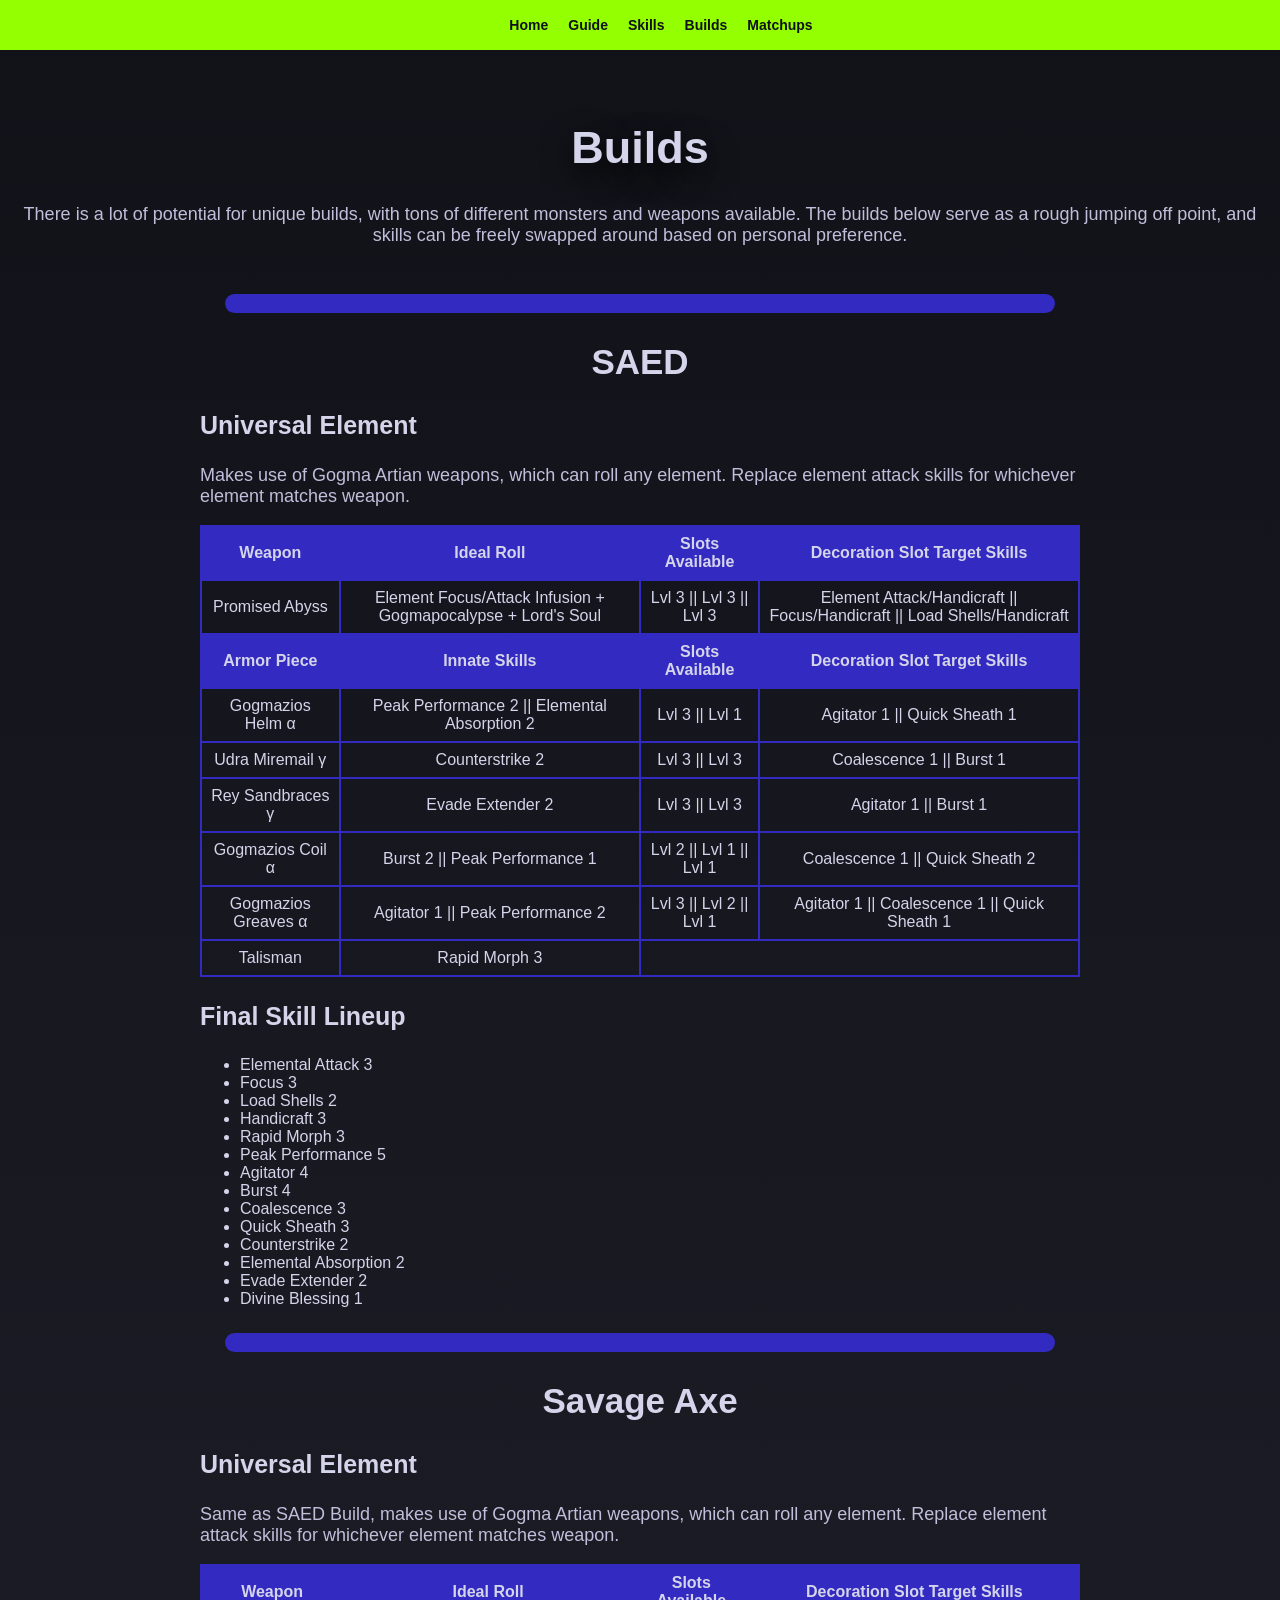
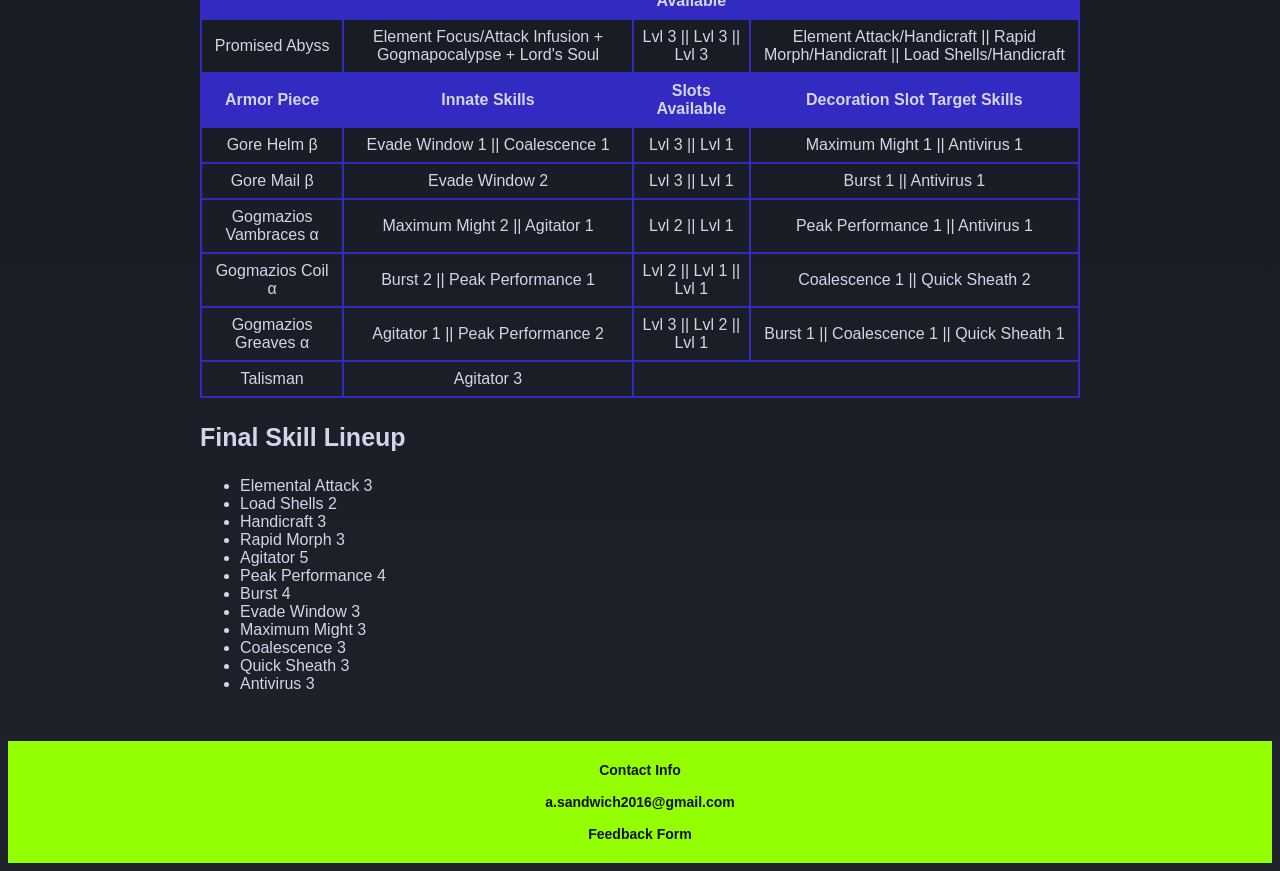
<file: builds.html>
<head>
    <!-- Google tag (gtag.js) -->
<script async src="https://www.googletagmanager.com/gtag/js?id=G-5R193R6G66"></script>
<script>
  window.dataLayer = window.dataLayer || [];
  function gtag(){dataLayer.push(arguments);}
  gtag('js', new Date());

  gtag('config', 'G-5R193R6G66');
</script>

    <title>Charge Blade Introductory Guide || Builds</title>
    <link rel="stylesheet" href="style.css">
    <meta name="viewport" content="width=device-width, initial-scale=1.0">
    <meta name="description" content="Monster Hunter Wilds Charge Blade basic buildcrafting guide, a few helpful recommended equipment setups.">
</head>

<body>
    <nav>
          <ul>
            <a href="index.html">Home</a>
            <a href="guide.html">Guide</a>
            <a href="skills.html">Skills</a>
            <a href="builds.html">Builds</a>
            <a href="matchups.html">Matchups</a>
           </li>
    </nav>

    <div class ="content">
    <h1><strong>Builds</strong></h1>

    <p class = "mainp">
        There is a lot of potential for unique builds, with tons of different monsters and weapons available.
        The builds below serve as a rough jumping off point, and skills can be freely swapped around based on personal
        preference.

    </p>

    <main>

    <div class = "divider" id="fulldivider"></div>

    <h2><strong>SAED</strong></h2>

    <h3>Universal Element</h3>
    <p>
        Makes use of Gogma Artian weapons, which can roll any element. Replace element attack
        skills for whichever element matches weapon.
    </p>
    <table>

        <tr> 
            <th>Weapon</th>
            <th>Ideal Roll</th>
            <th>Slots Available</th>
            <th>Decoration Slot Target Skills</th>  
        </tr>

        <tr>  
            <td>Promised Abyss</td>  
            <td class="text">Element Focus/Attack Infusion + Gogmapocalypse + Lord's Soul</td>
            <td class="text">Lvl 3 || Lvl 3 || Lvl 3</td>
            <td class="text">
                    Element Attack/Handicraft || Focus/Handicraft || Load Shells/Handicraft
                
            </td>
        </tr>

        <tr> 
            <th>Armor Piece</th>
            <th>Innate Skills</th>
            <th>Slots Available</th>
            <th>Decoration Slot Target Skills</th>  
        </tr>

        <tr>  
            <td>Gogmazios Helm α</td>  
            <td class="text">Peak Performance 2 || Elemental Absorption 2</td>
            <td class="text">Lvl 3 || Lvl 1</td>
            <td class="text">Agitator 1 || Quick Sheath 1</td>
        </tr>

        <tr>  
            <td>Udra Miremail γ</td>  
            <td class="text">Counterstrike 2</td>
            <td class="text">Lvl 3 || Lvl 3</td>
            <td class="text">Coalescence 1 || Burst 1</td>
        </tr>

        <tr>  
            <td>Rey Sandbraces γ</td>  
            <td class="text">Evade Extender 2</td>
            <td class="text">Lvl 3 || Lvl 3</td>
            <td class="text">Agitator 1 || Burst 1</td>
        </tr>

        <tr>  
            <td>Gogmazios Coil α</td>  
            <td class="text">Burst 2 || Peak Performance 1</td>
            <td class="text">Lvl 2 || Lvl 1 || Lvl 1</td>
            <td class="text">Coalescence 1 || Quick Sheath 2</td>
        </tr>

        <tr>  
            <td>Gogmazios Greaves α</td>  
            <td class="text">Agitator 1 || Peak Performance 2</td>
            <td class="text">Lvl 3 || Lvl 2 || Lvl 1</td>
            <td class="text">Agitator 1 || Coalescence 1 || Quick Sheath 1</td>
        </tr>

        <tr>  
            <td>Talisman</td>  
            <td class="text">Rapid Morph 3</td>
            
        </tr>
    </table>

    <h3>Final Skill Lineup</h3>
    <ul>
        <li>Elemental Attack 3</li>
        <li>Focus 3</li>
        <li>Load Shells 2</li>
        <li>Handicraft 3</li>
        <li>Rapid Morph 3</li>
        <li>Peak Performance 5</li>
        <li>Agitator 4</li>
        <li>Burst 4</li>
        <li>Coalescence 3</li>
        <li>Quick Sheath 3</li>
        <li>Counterstrike 2</li>
        <li>Elemental Absorption 2</li>
        <li>Evade Extender 2</li>
        <li>Divine Blessing 1</li>
    </ul>

    <div class = "divider" id="fulldivider"></div>

    <h2><strong>Savage Axe</strong></h2>

    <h3>Universal Element</h3>
    <p>
        Same as SAED Build, makes use of Gogma Artian weapons, which can roll any element. Replace element attack
        skills for whichever element matches weapon.
    </p>
    <table>

        <tr> 
            <th>Weapon</th>
            <th>Ideal Roll</th>
            <th>Slots Available</th>
            <th>Decoration Slot Target Skills</th>  
        </tr>

        <tr>  
            <td>Promised Abyss</td>  
            <td class="text">Element Focus/Attack Infusion + Gogmapocalypse + Lord's Soul</td>
            <td class="text">Lvl 3 || Lvl 3 || Lvl 3</td>
            <td class="text">
                    Element Attack/Handicraft || Rapid Morph/Handicraft || Load Shells/Handicraft
                
            </td>
        </tr>

        <tr> 
            <th>Armor Piece</th>
            <th>Innate Skills</th>
            <th>Slots Available</th>
            <th>Decoration Slot Target Skills</th>  
        </tr>

        <tr>  
            <td>Gore Helm β</td>  
            <td class="text">Evade Window 1 || Coalescence 1</td>
            <td class="text">Lvl 3 || Lvl 1</td>
            <td class="text">Maximum Might 1 || Antivirus 1</td>
        </tr>

        <tr>  
            <td>Gore Mail β</td>  
            <td class="text">Evade Window 2</td>
            <td class="text">Lvl 3 || Lvl 1</td>
            <td class="text">Burst 1 || Antivirus 1</td>
        </tr>

        <tr>  
            <td>Gogmazios Vambraces α</td>  
            <td class="text">Maximum Might 2 || Agitator 1</td>
            <td class="text">Lvl 2 || Lvl 1</td>
            <td class="text">Peak Performance 1 || Antivirus 1</td>
        </tr>

        <tr>  
            <td>Gogmazios Coil α</td>  
            <td class="text">Burst 2 || Peak Performance 1</td>
            <td class="text">Lvl 2 || Lvl 1 || Lvl 1</td>
            <td class="text">Coalescence 1 || Quick Sheath 2</td>
        </tr>

        <tr>  
            <td>Gogmazios Greaves α</td>  
            <td class="text">Agitator 1 || Peak Performance 2</td>
            <td class="text">Lvl 3 || Lvl 2 || Lvl 1</td>
            <td class="text">Burst 1 || Coalescence 1 || Quick Sheath 1</td>
        </tr>

        <tr>  
            <td>Talisman</td>  
            <td class="text">Agitator 3</td>
            
        </tr>
    </table>

    <h3>Final Skill Lineup</h3>
    <ul>
        <li>Elemental Attack 3</li>
        <li>Load Shells 2</li>
        <li>Handicraft 3</li>
        <li>Rapid Morph 3</li>
        <li>Agitator 5</li>
        <li>Peak Performance 4</li>
        <li>Burst 4</li>
        <li>Evade Window 3</li>
        <li>Maximum Might 3</li>
        <li>Coalescence 3</li>
        <li>Quick Sheath 3</li>
        <li>Antivirus 3</li>
    </ul>







    </main>
    </div>


    <footer>
            Contact Info<br><br>
            <a href="mailto:a.sandwich2016@gmail.com">a.sandwich2016@gmail.com</a><br><br>
            <a href="feedback.html">Feedback Form</a>
    </footer>

</body>
</file>
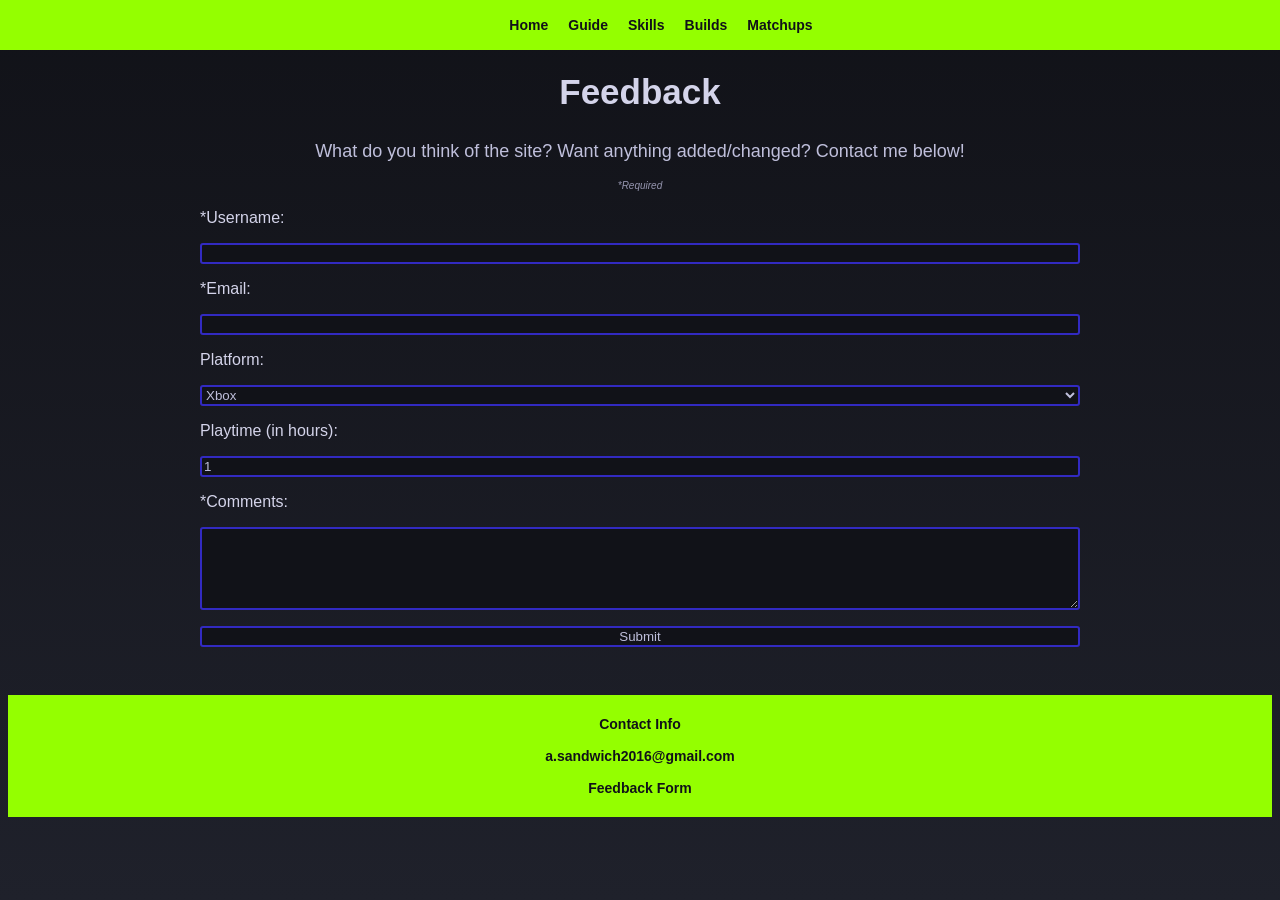
<file: feedback.html>
<head>
    <!-- Google tag (gtag.js) -->
<script async src="https://www.googletagmanager.com/gtag/js?id=G-5R193R6G66"></script>
<script>
  window.dataLayer = window.dataLayer || [];
  function gtag(){dataLayer.push(arguments);}
  gtag('js', new Date());

  gtag('config', 'G-5R193R6G66');
</script>

    <title>Charge Blade Introductory Guide || Feedback</title>
    <link rel="stylesheet" href="style.css">
    <meta name="viewport" content="width=device-width, initial-scale=1.0">
    <meta name="description" content="Introductory guide to Monster Hunter Wilds Charge Blade feedback form, contact author about any feedback">

</head>

<body>
    <nav>
          <ul>
            <a href="index.html">Home</a>
            <a href="guide.html">Guide</a>
            <a href="skills.html">Skills</a>
            <a href="builds.html">Builds</a>
            <a href="matchups.html">Matchups</a>
           </li>
    </nav>

    <div class ="content">
        <main>

        <h2><strong>Feedback</strong></h2>

        <p class = "mainp">
            What do you think of the site? Want anything added/changed? Contact me below!

            <div class = "subtext">
                *Required
            </div>
        </p>

        

    <form action=# method="POST">

    <label for="username">*Username:</label>
    <input type="text" id="username" name="username" required>

    <label for="email">*Email:</label>
    <input type="text" id="email" name="email" required>

    <label for="platform">Platform:</label>
    <select name="platform" id="platform">
        <option value="PlayStation">PlayStation</option>
        <option value="Steam">Steam</option>
        <option value="Xbox" selected>Xbox</option>
        <option value="Other">Other</option>
    </select>


    <label for="hours">Playtime (in hours):</label>
    <input type="number" min="0" max="99999" step="1" value="1" id="hours" name="hours">

    <label for="comments">*Comments:</label>
    <textarea id="comments" name="comments" rows="5" cols="30" reqired></textarea>

    <input type="submit" value="Submit">

    </form>

    

    </main>


    </div>

    <footer>
            Contact Info<br><br>
            <a href="mailto:a.sandwich2016@gmail.com">a.sandwich2016@gmail.com</a><br><br>
            <a href="feedback.html">Feedback Form</a>
    </footer>
</body>
</file>
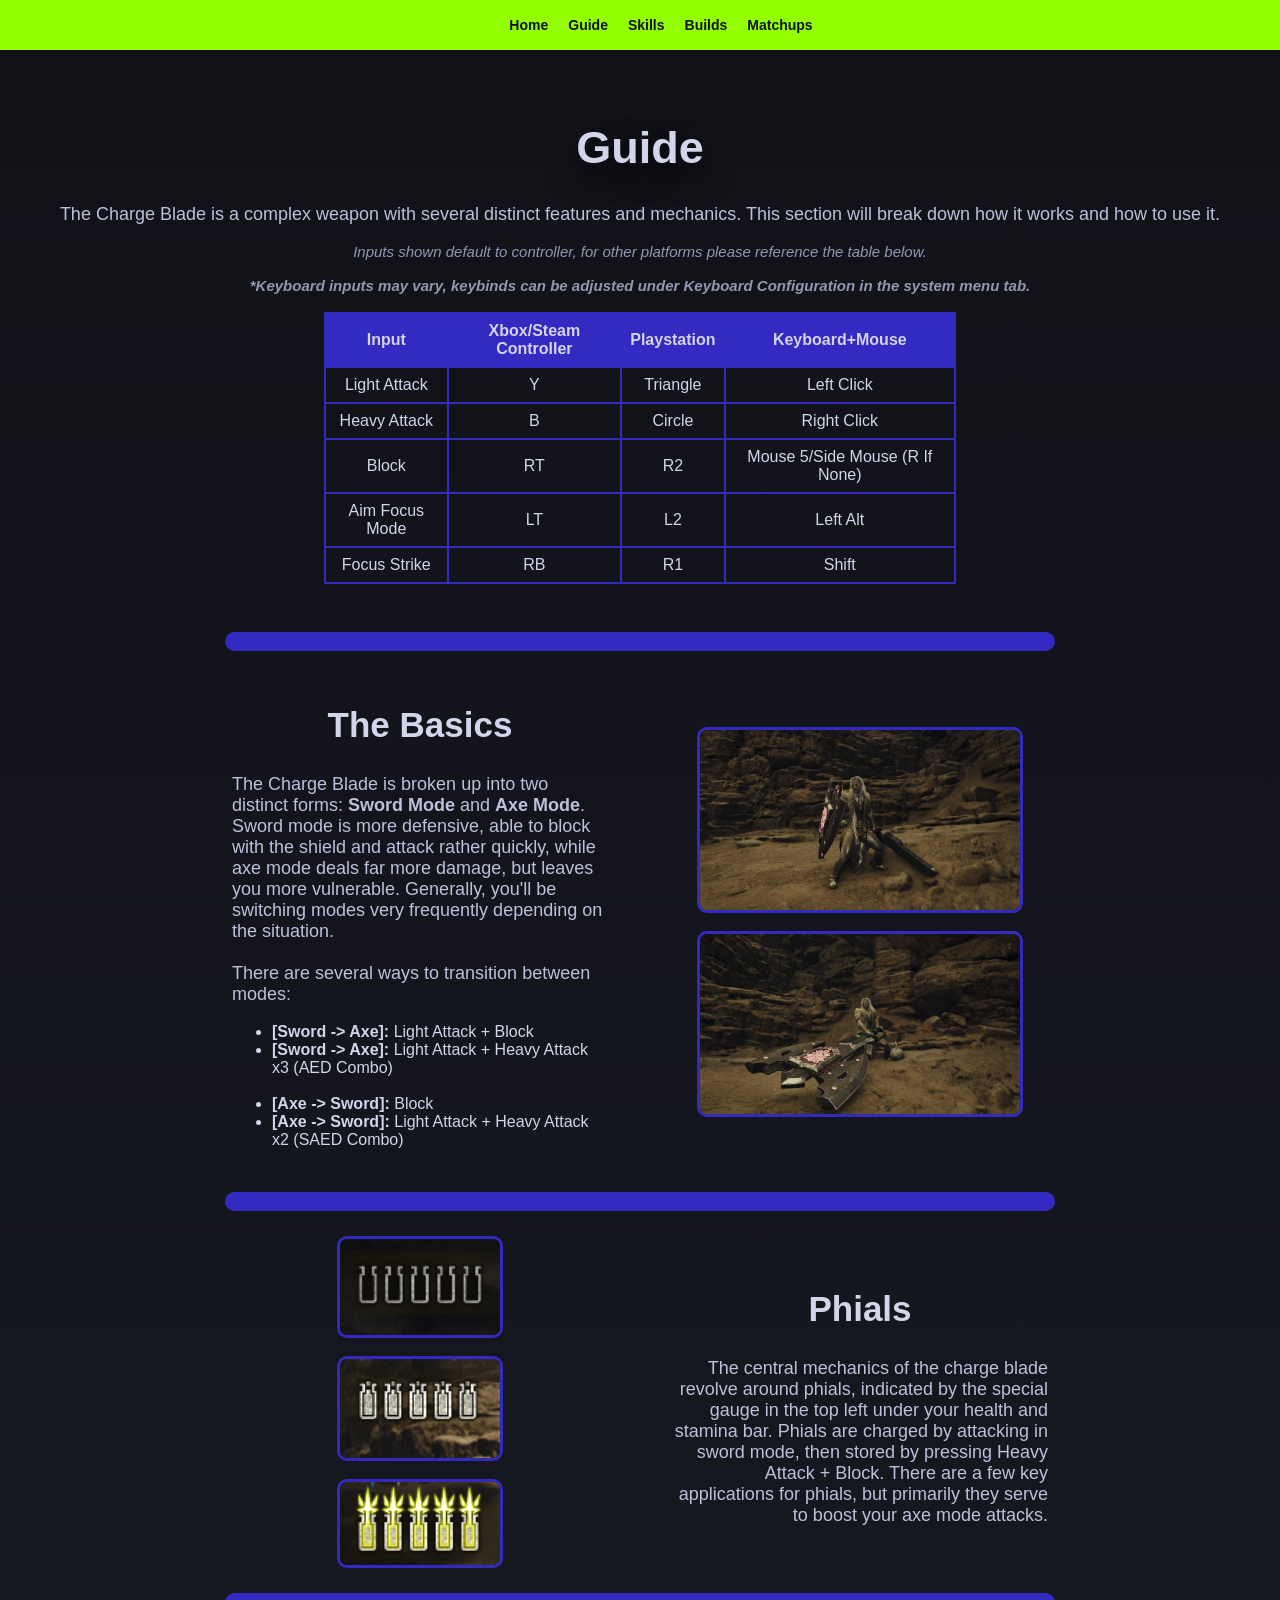
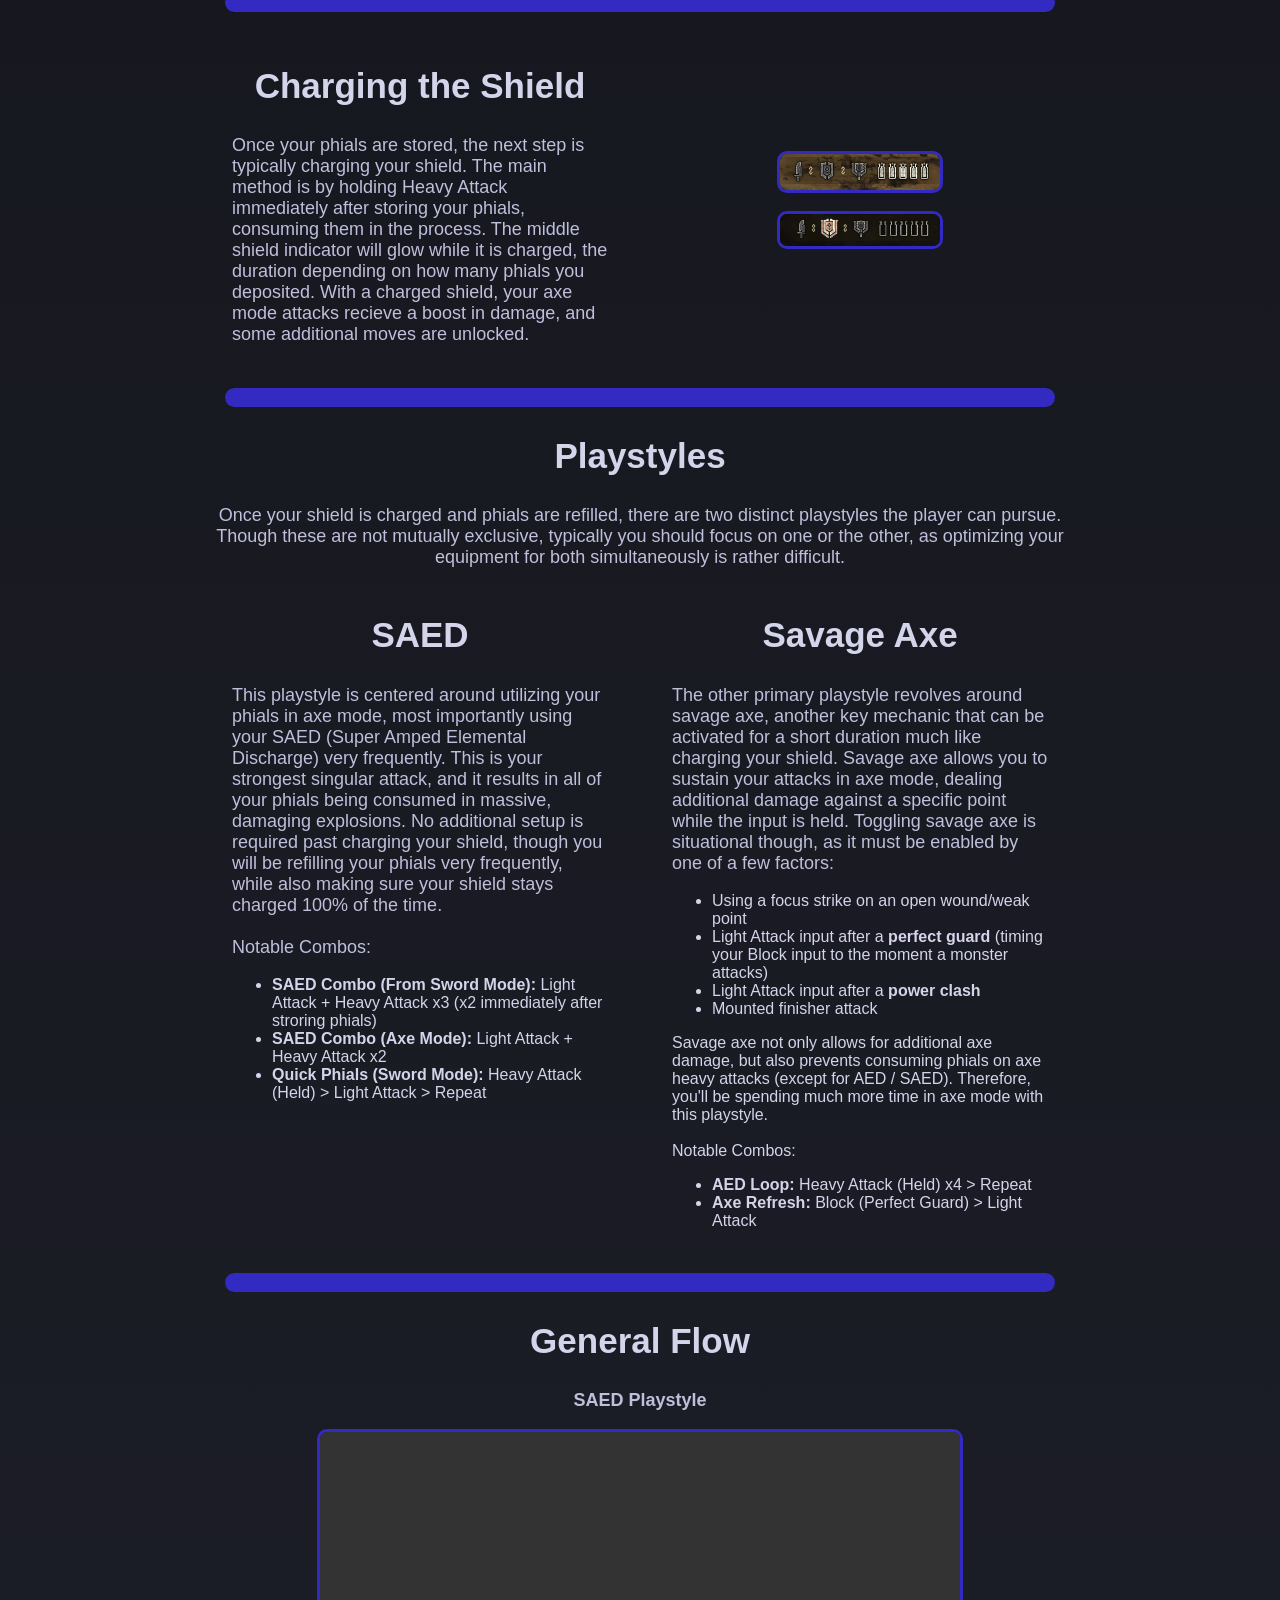
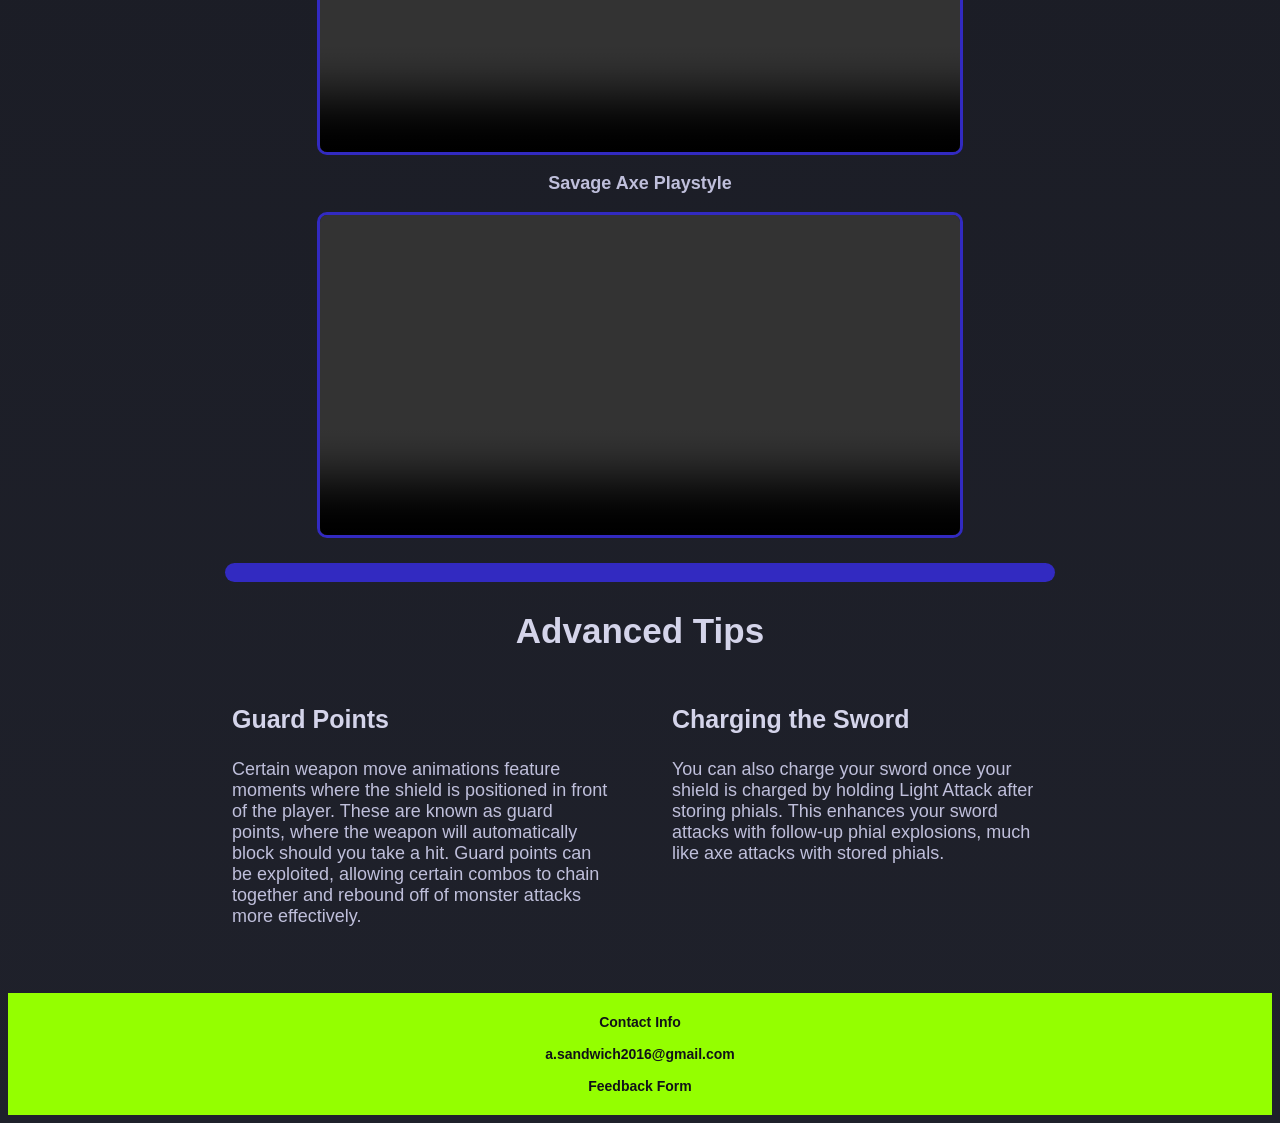
<file: guide.html>
<head>
    <!-- Google tag (gtag.js) -->
<script async src="https://www.googletagmanager.com/gtag/js?id=G-5R193R6G66"></script>
<script>
  window.dataLayer = window.dataLayer || [];
  function gtag(){dataLayer.push(arguments);}
  gtag('js', new Date());

  gtag('config', 'G-5R193R6G66');
</script>

    <title>Charge Blade Introductory Guide || Guide</title>
    <link rel="stylesheet" href="style.css">
    <meta name="viewport" content="width=device-width, initial-scale=1.0">
    <meta name="description" content="Monster Hunter Wilds charge blade usage guide, basic walkthrough for new players.">
</head>

<body>
    <nav>
          <ul>
            <a href="index.html">Home</a>
            <a href="guide.html">Guide</a>
            <a href="skills.html">Skills</a>
            <a href="builds.html">Builds</a>
            <a href="matchups.html">Matchups</a>
           </li>
    </nav>

    <div class ="content">
    
    <h1><strong>Guide</strong></h1>

        <p class = "mainp">
            The Charge Blade is a complex weapon with several distinct features and mechanics.
            This section will break down how it works and how to use it.
            <div class = "psub">Inputs shown default to controller, for other platforms please reference the table below.<br><br><strong>*Keyboard inputs may vary, keybinds can be adjusted under Keyboard Configuration in the system menu tab.</strong></div>
            <br>
            <table class = "refTable">

                <tr> 
                    <th>Input</th>  
                    <th>Xbox/Steam Controller</th>  
                    <th>Playstation</th>
                    <th>Keyboard+Mouse</th>    
                </tr>

                <tr> 
                    <td>Light Attack</td>
                    <td>Y</td>
                    <td>Triangle</td>
                    <td>Left Click</td>
                </tr>

                <tr> 
                    <td>Heavy Attack</td>
                    <td>B</td>
                    <td>Circle</td>
                    <td>Right Click</td>
                </tr>

                <tr>
                    <td>Block</td>
                    <td>RT</td>
                    <td>R2</td>
                    <td>Mouse 5/Side Mouse (R If None)</td>
                </tr>

                <tr>
                    <td>Aim Focus Mode</td>
                    <td>LT</td>
                    <td>L2</td>
                    <td>Left Alt</td>
                </tr>

                <tr>
                    <td>Focus Strike</td>
                    <td>RB</td>
                    <td>R1</td>
                    <td>Shift</td>
                </tr>

            </table>

        </p>

        
    
        
    
    <main>

        <div class = "divider" id="fulldivider"></div>


        <div class = "guidesec">
            
            <section>
            <h2><strong>The Basics</strong></h2>

            <p class = "guidep1">
                The Charge Blade is broken up into two distinct forms: <strong>Sword Mode</strong> and <strong>Axe Mode</strong>.
                Sword mode is more defensive, able to block with the shield and attack rather quickly, while axe mode deals far more damage, 
                but leaves you more vulnerable. Generally, you'll be switching modes very frequently depending on the situation. <br><br>
                There are several ways to transition between modes:
                <ul>
                    <li><strong>[Sword -> Axe]:</strong> Light Attack + Block</li>
                    <li><strong>[Sword -> Axe]:</strong> Light Attack + Heavy Attack x3 (AED Combo)</li>
                    <br>
                    <li><strong>[Axe -> Sword]:</strong> Block</li>
                    <li><strong>[Axe -> Sword]:</strong> Light Attack + Heavy Attack x2 (SAED Combo)</li>
                </ul>
            </p>
            </section>

            <section>
            <img src="swordmode.jpg" class = "guideimg">
            <br>
            <img src="axemode.jpg" class = "guideimg">
            </section>


        </div>

        <div class = "divider" id="fulldivider"></div>
            
        <div class = "guidesec">
            
            <section>
            <img src="phialsempty.png" class = "guideimgsmall"><br>
            <img src="phialsfull.png" class = "guideimgsmall"><br>
            <img src="phialsovercharge.png" class = "guideimgsmall">
            </section>


            <section>
            <h2><strong>Phials</strong></h2>

            <p class = "guidep2">
                The central mechanics of the charge blade revolve around phials, indicated by the special gauge in the top left under your health and stamina bar.
                Phials are charged by attacking in sword mode, then stored by pressing Heavy Attack + Block. There are a few key applications for phials, but primarily they serve to boost your axe mode attacks.
                
            </p>
            </section>

        </div>

        <div class = "divider" id="fulldivider"></div>

        <div class = "guidesec">
            
            <section>
            <h2><strong>Charging the Shield</strong></h2>

            <p class = "guidep1">
                Once your phials are stored, the next step is typically charging your shield. The main method is by holding
                Heavy Attack immediately after storing your phials, consuming them in the process. The middle shield indicator will
                glow while it is charged, the duration depending on how many phials you deposited. With a charged shield, your axe mode attacks
                recieve a boost in damage, and some additional moves are unlocked.
            </p>
            </section>

            <section>
            <img src="shielduncharged.png" class = "guideimgsmall"><br>
            <img src="shieldcharged.png" class = "guideimgsmall">
            </section>


        </div>

        <div class = "divider" id="fulldivider"></div>
        <h2><strong>Playstyles</strong></h2>

         <p class = "mainp">
            Once your shield is charged and phials are refilled, there are two distinct playstyles the player can pursue.
            Though these are not mutually exclusive, typically you should focus on one or the other, as optimizing your
            equipment for both simultaneously is rather difficult.

         </p>

        <div class = "guidesec2">
            
            <section>
            <h2><strong>SAED</strong></h2>

            <p class = "guidep1">
                This playstyle is centered around utilizing your phials in axe mode, 
                most importantly using your SAED (Super Amped Elemental Discharge) very frequently. This is your strongest
                singular attack, and it results in all of your phials being consumed in massive, damaging explosions. No additional setup is required
                past charging your shield, though you will be refilling your phials very frequently, while also making sure your shield stays charged 100% of the time.
                <br><br>
                Notable Combos:
                <ul>
                    <li><strong>SAED Combo (From Sword Mode):</strong> Light Attack + Heavy Attack x3 (x2 immediately after stroring phials)</li>
                    <li><strong>SAED Combo (Axe Mode):</strong> Light Attack + Heavy Attack x2</li>
                    <li><strong>Quick Phials (Sword Mode):</strong> Heavy Attack (Held) > Light Attack > Repeat</li>
                </ul>
            </p>
            </section>

            <section>
                <h2><strong>Savage Axe</strong></h2>

            <p class = "guidep1">
                The other primary playstyle revolves around savage axe, another key mechanic that can be activated for a short duration much like charging your shield.
                Savage axe allows you to sustain your attacks in axe mode, dealing additional damage against a specific point while the input is held.
                Toggling savage axe is situational though, as it must be enabled by one of a few factors:
                <ul>
                    <li>Using a focus strike on an open wound/weak point</li>
                    <li>Light Attack input after a <strong>perfect guard</strong> (timing your Block input to the moment a monster attacks)</li>
                    <li>Light Attack input after a <strong>power clash</strong></li>
                    <li>Mounted finisher attack</li>
                </ul>
                
                Savage axe not only allows for additional axe damage, but also prevents consuming phials on axe heavy attacks (except for AED / SAED).
                Therefore, you'll be spending much more time in axe mode with this playstyle.
                
                <br><br>
                Notable Combos:
                <ul>
                    <li><strong>AED Loop:</strong> Heavy Attack (Held) x4 > Repeat</li>
                    <li><strong>Axe Refresh:</strong> Block (Perfect Guard) > Light Attack</li>
                </ul>
            </p>
            
            </section>


        </div>

        <div class = "divider" id="fulldivider"></div>
            
        <h2><strong>General Flow</strong></h2>
        <p class="mainp"><strong>SAED Playstyle</strong></p>

        <div class="guidevid">
        <video width="640" height="360" controls >
        <source src="saedexample.mp4" type="video/mp4" a href="PacificTrailsResort.mov">Visit Example Website</a>>
        </video>
        </div>

        <p class="mainp"><strong>Savage Axe Playstyle</strong></p>

        <div class="guidevid">
        <video width="640" height="360" controls >
        <source src="axeexample.mp4" type="video/mp4" a href="PacificTrailsResort.mov">Visit Example Website</a>>
        </video>
        </div>

        <div class = "divider" id="fulldivider"></div>

        <h2><strong>Advanced Tips</strong></h2>

        <div class = "guidesec2">
            
        
            <section>
            <h3><strong>Guard Points</strong></h3>
            
            <p class = "guidep1">
                Certain weapon move animations feature moments where the shield is positioned in front
                of the player. These are known as guard points, where the weapon will automatically block
                should you take a hit. Guard points can be exploited, allowing certain combos to chain together
                and rebound off of monster attacks more effectively.
            </p>
            </section>

            <section>
            <h3><strong>Charging the Sword</strong></h3>
            
            <p class = "guidep1">
                You can also charge your sword once your shield is charged by holding Light Attack
                after storing phials. This enhances your sword attacks with follow-up phial explosions, much like
                axe attacks with stored phials.
            </p>
            </section>

            


        </div>


    </main>


    <footer>
            Contact Info<br><br>
            <a href="mailto:a.sandwich2016@gmail.com">a.sandwich2016@gmail.com</a><br><br>
            <a href="feedback.html">Feedback Form</a>
    </footer>

</body>
</file>
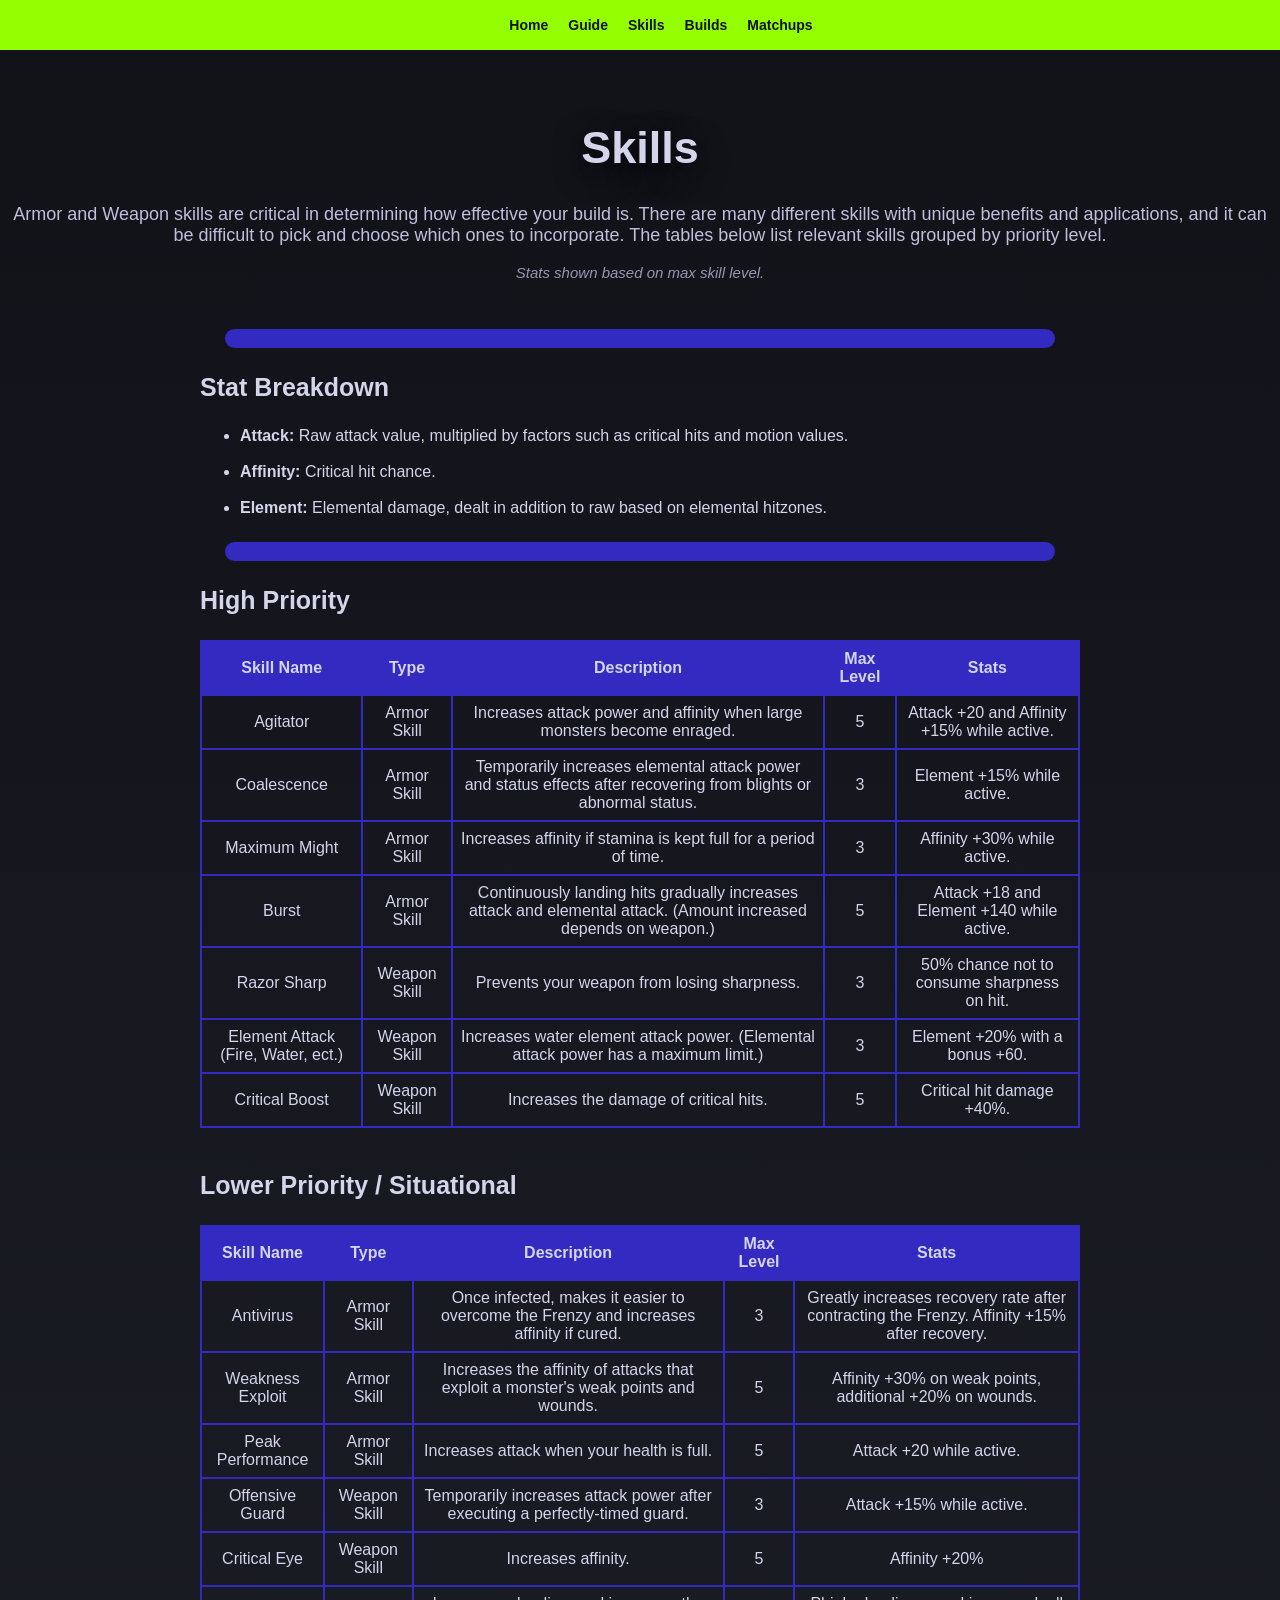
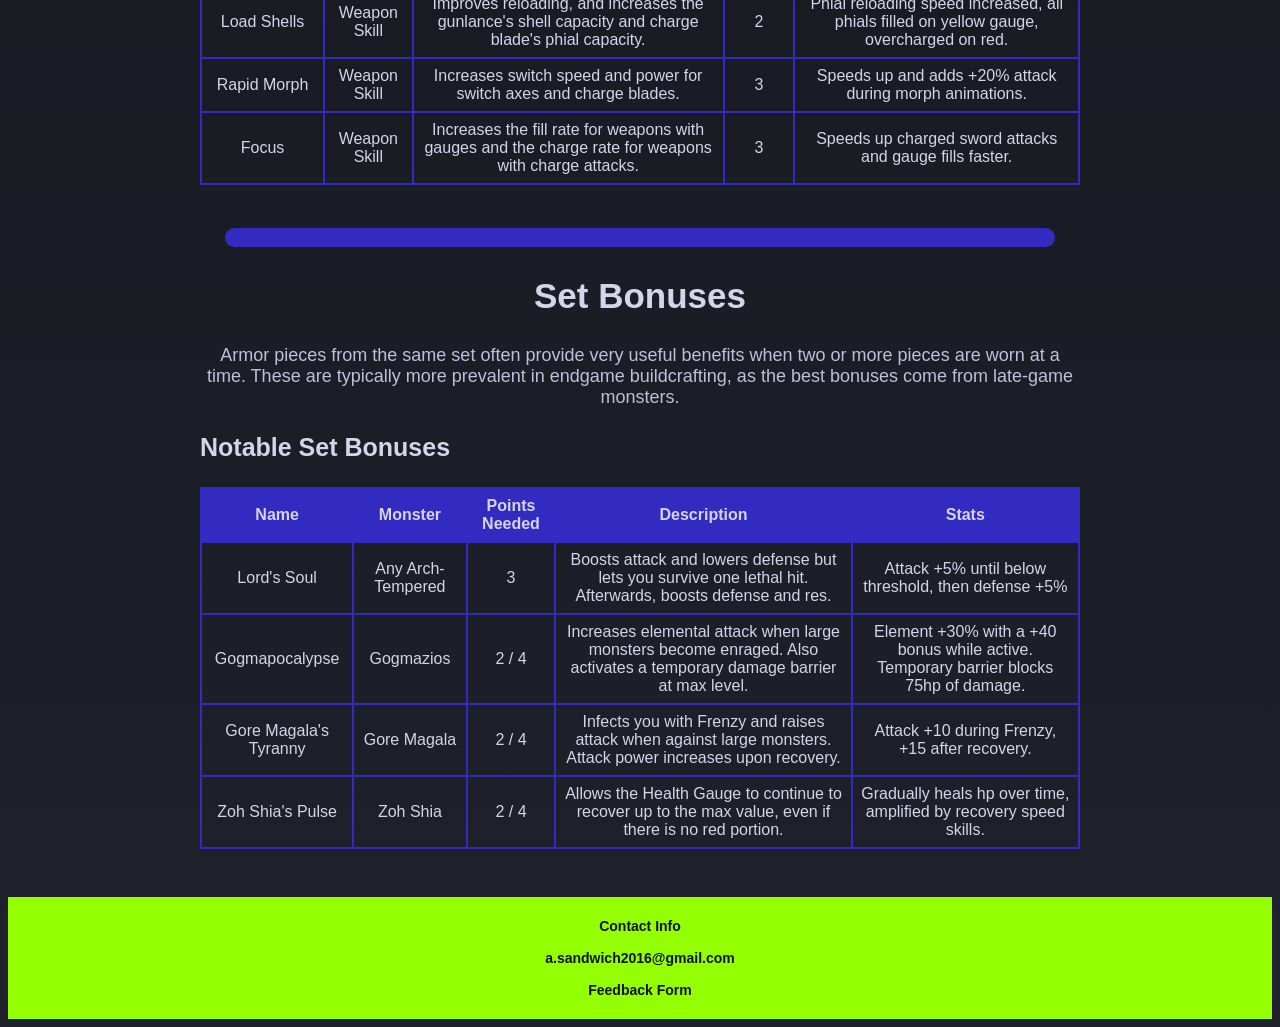
<file: skills.html>
<head>
    <!-- Google tag (gtag.js) -->
<script async src="https://www.googletagmanager.com/gtag/js?id=G-5R193R6G66"></script>
<script>
  window.dataLayer = window.dataLayer || [];
  function gtag(){dataLayer.push(arguments);}
  gtag('js', new Date());

  gtag('config', 'G-5R193R6G66');
</script>

    <title>Charge Blade Introductory Guide || Skills</title>
    <link rel="stylesheet" href="style.css">
    <meta name="viewport" content="width=device-width, initial-scale=1.0">
    <meta name="description" content="Monster Hunter Wilds Important skills for new players, charge blade buildcrafting.">
</head>

<body>
    <nav>
          <ul>
            <a href="index.html">Home</a>
            <a href="guide.html">Guide</a>
            <a href="skills.html">Skills</a>
            <a href="builds.html">Builds</a>
            <a href="matchups.html">Matchups</a>
           </li>
    </nav>

    <div class ="content">
    
    <h1><strong>Skills</strong></h1>

        <p class = "mainp">
            Armor and Weapon skills are critical in determining how effective your build is. There
            are many different skills with unique benefits and applications, and it can be difficult
            to pick and choose which ones to incorporate. The tables below list relevant skills grouped by
            priority level.

            
            <div class = "psub">Stats shown based on max skill level.</div>
        </p>

        <main>

        <div class = "divider" id="fulldivider"></div>
        <h3>Stat Breakdown</h3>

        <ul>
            <li><strong>Attack:</strong> Raw attack value, multiplied by factors such as critical hits and motion values.</li>
            <br>
            <li><strong>Affinity:</strong> Critical hit chance.</li>
            <br>
            <li><strong>Element:</strong> Elemental damage, dealt in addition to raw based on elemental hitzones.</li>

        </ul>

        <div class = "divider" id="fulldivider"></div>


    <h3>High Priority</h3>
    <table>

        <tr> 
            <th>Skill Name</th>
            <th>Type</th>  
            <th>Description</th>  
            <th>Max Level</th> 
            <th>Stats</th> 
        </tr>

        <tr>  
            <td>Agitator</td>  
            <td class="text">Armor Skill</td>
            <td class="text">Increases attack power and affinity when large monsters become enraged.</td>
            <td>5</td> 
            <td class="text">Attack +20 and Affinity +15% while active.</td> 
        </tr>

        <tr>  
            <td>Coalescence</td>  
            <td class="text">Armor Skill</td>
            <td class="text">Temporarily increases elemental attack power and status effects after recovering from blights or abnormal status.</td>
            <td>3</td> 
            <td class="text">Element +15% while active.</td> 
        </tr>

        <tr>  
            <td>Maximum Might</td>  
            <td class="text">Armor Skill</td>
            <td class="text">Increases affinity if stamina is kept full for a period of time.</td>
            <td>3</td> 
            <td class="text">Affinity +30% while active.</td> 
        </tr>

        <tr>  
            <td>Burst</td>  
            <td class="text">Armor Skill</td>
            <td class="text">Continuously landing hits gradually increases attack and elemental attack. (Amount increased depends on weapon.)</td>
            <td>5</td> 
            <td class="text">Attack +18 and Element +140 while active.</td> 
        </tr>

        <tr>  
            <td>Razor Sharp</td>  
            <td class="text">Weapon Skill</td>
            <td class="text">Prevents your weapon from losing sharpness.</td>
            <td>3</td> 
            <td class="text">50% chance not to consume sharpness on hit.</td> 
        </tr>

        <tr>  
            <td>Element Attack (Fire, Water, ect.)</td>  
            <td class="text">Weapon Skill</td>
            <td class="text">Increases water element attack power. (Elemental attack power has a maximum limit.)</td>
            <td>3</td> 
            <td class="text">Element +20% with a bonus +60.</td> 
        </tr>

        <tr>  
            <td>Critical Boost</td>  
            <td class="text">Weapon Skill</td>
            <td class="text">Increases the damage of critical hits.</td>
            <td>5</td> 
            <td class="text">Critical hit damage +40%.</td> 
        </tr>

    </table>
    <br>

    <h3>Lower Priority / Situational</h3>
    <table>

        <tr> 
            <th>Skill Name</th>
            <th>Type</th>  
            <th>Description</th>  
            <th>Max Level</th> 
            <th>Stats</th> 

        </tr>

        <tr>  
            <td>Antivirus</td>  
            <td class="text">Armor Skill</td>
            <td class="text">Once infected, makes it easier to overcome the Frenzy and increases affinity if cured.</td>
            <td>3</td> 
            <td class="text">Greatly increases recovery rate after contracting the Frenzy. Affinity +15% after recovery.</td> 
        </tr>

        <tr>  
            <td>Weakness Exploit</td>  
            <td class="text">Armor Skill</td>
            <td class="text">Increases the affinity of attacks that exploit a monster's weak points and wounds.</td>
            <td>5</td> 
            <td class="text">Affinity +30% on weak points, additional +20% on wounds.</td> 
        </tr>

        <tr>  
            <td>Peak Performance</td>  
            <td class="text">Armor Skill</td>
            <td class="text">Increases attack when your health is full.</td>
            <td>5</td> 
            <td class="text">Attack +20 while active.</td> 
        </tr>

        <tr>  
            <td>Offensive Guard</td>  
            <td class="text">Weapon Skill</td>
            <td class="text">Temporarily increases attack power after executing a perfectly-timed guard.</td>
            <td>3</td> 
            <td class="text">Attack +15% while active.</td> 
        </tr>

        <tr>  
            <td>Critical Eye</td>  
            <td class="text">Weapon Skill</td>
            <td class="text">Increases affinity.</td>
            <td>5</td> 
            <td class="text">Affinity +20%</td> 
        </tr>

        <tr>  
            <td>Load Shells</td>  
            <td class="text">Weapon Skill</td>
            <td class="text">Improves reloading, and increases the gunlance's shell capacity and charge blade's phial capacity.</td>
            <td>2</td> 
            <td class="text">Phial reloading speed increased, all phials filled on yellow gauge, overcharged on red.</td> 
        </tr>

        <tr>  
            <td>Rapid Morph</td>  
            <td class="text">Weapon Skill</td>
            <td class="text">Increases switch speed and power for switch axes and charge blades.</td>
            <td>3</td> 
            <td class="text">Speeds up and adds +20% attack during morph animations.</td> 
        </tr>

        <tr>  
            <td>Focus</td>  
            <td class="text">Weapon Skill</td>
            <td class="text">Increases the fill rate for weapons with gauges and the charge rate for weapons with charge attacks.</td>
            <td>3</td> 
            <td class="text">Speeds up charged sword attacks and gauge fills faster.</td> 
        </tr>

    </table>
    <br>

    <div class = "divider" id="fulldivider"></div>

    <h2>Set Bonuses</h2>
    <p class = "mainp">
            Armor pieces from the same set often provide very useful benefits when
            two or more pieces are worn at a time. These are typically more prevalent in
            endgame buildcrafting, as the best bonuses come from late-game monsters.

        
        </p>

    <h3>Notable Set Bonuses</h3>
    <table>

        <tr> 
            <th>Name</th>
            <th>Monster</th>  
            <th>Points Needed</th>  
            <th>Description</th> 
            <th>Stats</th> 

        </tr>

        <tr>  
            <td>Lord's Soul</td>  
            <td class="text">Any Arch-Tempered</td>
            <td>3</td>
            <td class="text">Boosts attack and lowers defense but lets you survive one lethal hit. Afterwards, boosts defense and res.</td> 
            <td class="text">Attack +5% until below threshold, then defense +5%</td> 
        </tr>
    
        <tr>  
            <td>Gogmapocalypse</td>  
            <td class="text">Gogmazios</td>
            <td>2 / 4</td>
            <td class="text">Increases elemental attack when large monsters become enraged. Also activates a temporary damage barrier at max level.</td> 
            <td class="text">Element +30% with a +40 bonus while active. Temporary barrier blocks 75hp of damage.</td> 
        </tr>

        <tr>  
            <td>Gore Magala's Tyranny</td>  
            <td class="text">Gore Magala</td>
            <td>2 / 4</td>
            <td class="text">Infects you with Frenzy and raises attack when against large monsters. Attack power increases upon recovery.</td> 
            <td class="text">Attack +10 during Frenzy, +15 after recovery.</td> 
        </tr>

        <tr>  
            <td>Zoh Shia's Pulse</td>  
            <td class="text">Zoh Shia</td>
            <td>2 / 4</td>
            <td class="text">Allows the Health Gauge to continue to recover up to the max value, even if there is no red portion.</td> 
            <td class="text">Gradually heals hp over time, amplified by recovery speed skills.</td> 
        </tr>

    </table>
    



</main>
</div>


    <footer>
            Contact Info<br><br>
            <a href="mailto:a.sandwich2016@gmail.com">a.sandwich2016@gmail.com</a><br><br>
            <a href="feedback.html">Feedback Form</a>
    </footer>

</body>
</file>
<file: style.css>
:root {
  --blackm: #111218;
  --lightblack: #1f212b;
  --hover: #50536e;
  --whitem: #d4d4ea;
  --offwhite: #BFBFDB;
  --offwhite2: #9696b0;
  --greenm: #94ff00;
  --bluem: #322ac1;
}

body{
  background-image: linear-gradient(var(--blackm), var(--lightblack));
  color: var(--whitem);
  font-family: Helvetica, Arial, sans-serif;
}

/*NAV AND FOOTER*/
/*VVVVVVVVVVVVVV*/

nav{
  background-color: var(--greenm);
  text-align: center;
  padding: 1px;

  position: fixed;
  top: 0;
  left: 0;
  width: 100%;
  z-index: 1000;

  :hover{
    color: var(--hover);
  }

}

nav ul{
  
  display: flex;
  justify-content: center;
  gap: 20px;

}

nav a{
  text-decoration: none;
  font-weight: bold;
  font-size: 14px;
  gap: 30px;
  color: var(--blackm);
}

footer{
  background-color: var(--greenm);
  padding: 1.5em;
  gap: 30px;
  
  text-align: center;
  text-decoration: none;
  font-weight: bold;
  font-size: 14px;
  color: var(--blackm);

  :hover{
    color: var(--hover);
  }
}

footer a{
  text-decoration: none;
  font-weight: bold;
  font-size: 14px;
  gap: 30px;
  color: var(--blackm);
  padding: 1.5em;

  
}

/*MAIN AND HEADERS*/
/*VVVVVVVVVVVVVVVV*/

main{
  margin: 3em;
}


h1{
  font-size: 45px;
  text-align: center;
  padding-top: 1.5em;
  text-shadow: 0 10px 30px rgba(0, 0, 0, 3);
}

h2 {
  font-size: 35px;
  text-align: center;
}

h3 {
  font-size: 25px;
  font-weight: bold;
}

/*CONTENT*/
/*VVVVVVV*/

p{
  font-size: 18px;
  color: var(--offwhite);
}

.mainp{
  text-align: center;

}

.linkref a{
  text-decoration: underline;
  color: var(--offwhite);

  :hover{
    color: white;

  }

}

.psub{
  font-style: italic;
  font-size: 15px;
  text-align: center;
  color: var(--offwhite2);
}

.subtext{
  font-style: italic;
  font-size: 10px;
  text-align: center;
  color: var(--offwhite2);
}

.homesection{
    display: grid;
    grid-template-columns: repeat(2, 1fr);
}

.guidesec{
  display: grid;
  grid-template-columns: repeat(1, 1fr);
  place-items: center
}

.guidesec2{
  display: grid;
  grid-template-columns: repeat(2, 1fr);
  place-items: top;
}

.guidep1{
  text-align: left;

}

.guidep2{
  text-align: right;

}

section{
    margin-left: 2em;
    margin-right: 2em;
    flex: 1;
}

.buildsection{
  display: grid;
  grid-template-columns: repeat(1, 1fr);
}

/*TABLES*/
/*VVVVVV*/

table {
    border: 2px solid var(--bluem);
    border-collapse: collapse;
}

tr:hover {
  background-color: var(--lightblack);
}


td{
    padding: 0.5em;
    border: 2px solid var(--bluem);
    text-align: center;
}



th{
    padding: 0.5em;
    border: 2px solid var(--bluem);
    background-color: var(--bluem);
}

.matchupTable{
  margin-left: auto;
  margin-right: auto;
  width: 100%;

}

.refTable{
  margin-left: auto;
  margin-right: auto;
  width: 50%;

}



/*MISC STYLING*/
/*VVVVVVVVVVVV*/

img {
  max-width: 100%;
  height: auto;

  border: 3px solid var(--bluem);
  border-radius: 10px;
}

.bannerimage{
   background-image: 
    linear-gradient(rgba(0, 0, 0, 0.0), rgba(0, 0, 0, 0.4)), 
    url('homeimage1.jpg');
  background-size: cover;
  background-position: center;
  border-bottom: 6px solid var(--bluem);
  padding-bottom: 3em;

  
}

.iconimage{
    border: none;
    max-width: 20px;
    max-height: auto;
}

video{

  

  max-width: 100%;
  height: auto;

  border: 3px solid var(--bluem);
  border-radius: 10px;

}

.guidevid{
  display: flex;
  justify-content: center;
  align-items: center;
}

.guideimg{
  max-width: 20em;
  height: auto;

  border: 3px solid var(--bluem);
  border-radius: 10px;
  
}

.guideimgsmall{
   max-width: none;
    width: 10em;
}

.divider{
  background-color: var(--bluem);
  padding: 0.6em;
  margin: 25px;
  border-radius: 10px;
}

.logo{
    display: block;      
    margin-left: auto;   
    margin-right: auto;  

    filter: drop-shadow(0px 8px 10px rgba(0, 0, 0, 3.3));
  

    height: 9em;
    width: auto;
    margin-top: none;
    padding: none;
    border: none;
}

form{
    display: flex;
    flex-direction: column;
    gap: 1em;
}

input{
  background-color: var(--blackm); 
  border: 2px solid var(--bluem);
  color: var(--offwhite);
  border-radius: 3px;
}

input [type="submit"]{
  background-color: var(--bluem);
  color: var(--blackm);
}

textarea{
  background-color: var(--blackm); 
  border: 2px solid var(--bluem);
  border-radius: 3px;
  color: var(--offwhite);
  font-family: Helvetica, Arial, sans-serif;
}

select{
  background-color: var(--blackm); 
  border: 2px solid var(--bluem);
  color: var(--offwhite);
  border-radius: 3px;
}



/*Medium Display*/
/*VVVVVVVVVVVVVV*/

@media screen and (min-width: 800px) and (max-width: 1024px){

  .content{
    gap: 3em;
    /*padding: 5em;*/
    padding-top: 1em;
  }

  img {
    display: block;      
    margin-left: auto;   
    margin-right: auto;  
    max-width: 70%;     
    height: auto;        
  }

  .guidesec{
  display: grid;
  grid-template-columns: repeat(2, 1fr);
  place-items: center
}

}



/*Large Display*/
/*VVVVVVVVVVVVV*/

@media screen and (min-width: 1024px){

  img {
    display: block;      
    margin-left: auto;   
    margin-right: auto;  
    max-width: 40%;     
    height: auto;        
  }

  .guidesec{
  display: grid;
  grid-template-columns: repeat(2, 1fr);
  place-items: center
}

  .content{
    gap: 3em;
    /*padding: 7em;*/
    padding-top: 1em;
  }

  main{
    padding-left: 9em;
    padding-right: 9em;
  }

}
</file>
